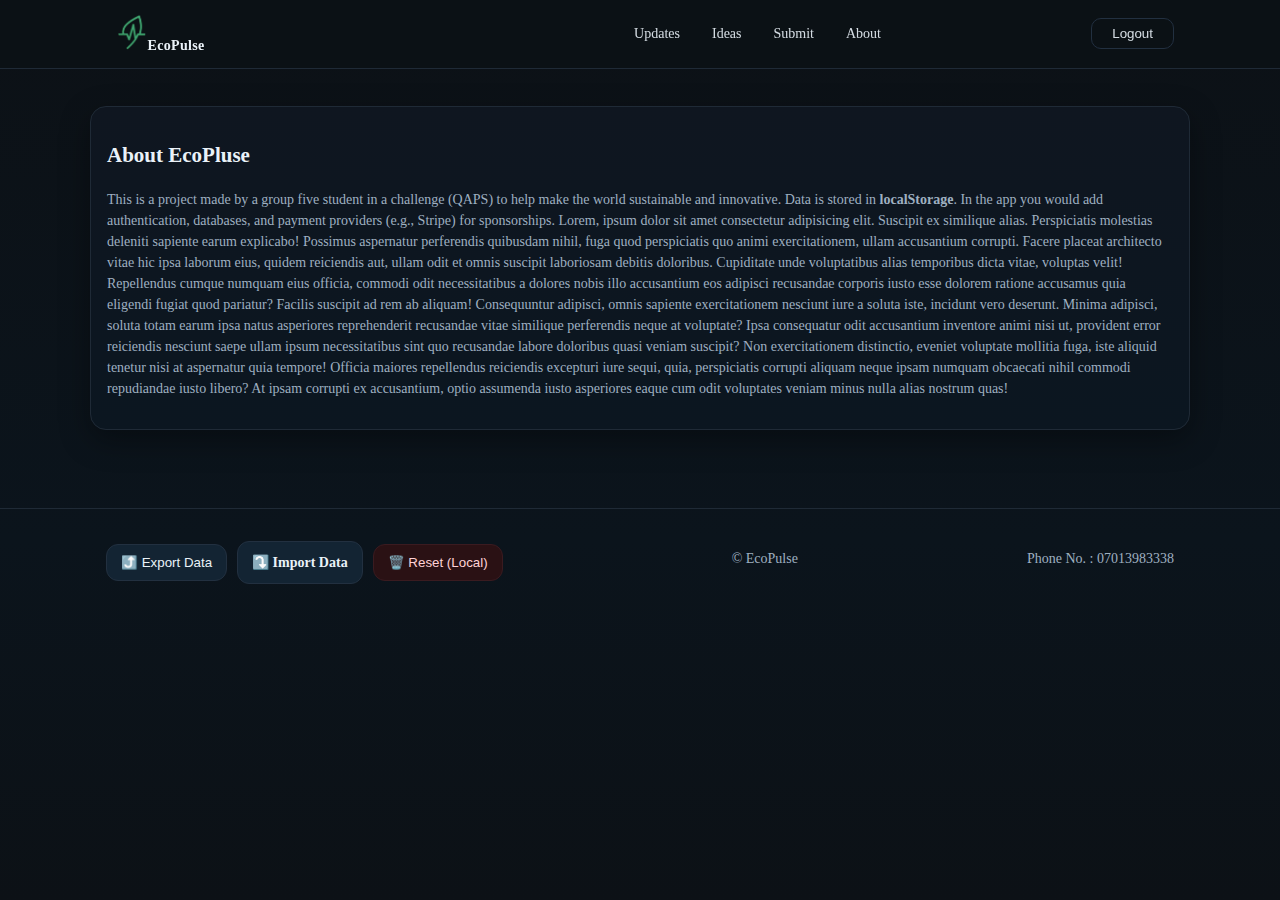
<file: About.html>
<!DOCTYPE html>
<html lang="en">
<head>
  <meta charset="utf-8" />
  <meta name="viewport" content="width=device-width, initial-scale=1" />
  <title>EcoPulse – Sustainability • Green Energy • Water</title>
  <meta name="description" content="A frontend-only community for sustainability, green energy, and water conservation. Post ideas, comment, and sponsor — all saved in your browser.">
  <link rel="stylesheet" href="mainstyle.css">
</head>
<body>
  <!-- ===== Topbar ===== -->
  <header class="topbar">
    <div class="container">
      <div class="brand"><span class="log3" aria-hidden="true"></span><span><img src="EcoPulse Logo Design.png" style="width: 10%;">EcoPulse</span></div>
      <nav class="nav" aria-label="Primary">
        <a href="indexB.html">Updates</a>
        <a href="ideas.html">Ideas</a>
        <a href="submit.html">Submit</a>
        <a href="about.html">About</a>
      </nav>
      <nav class="nav">
        <button onclick="logout()" class="logout-btn theme-toggle" style="background-color: transparent; color: white;"><a href="index.html" style="background-color: transparent;">Logout</a></button>
      </nav>
        
    </div>
  </header>

  <main>
    <!-- ===== About ===== -->
    <section id="about">
      <div class="container card pad">
        <h2>About EcoPluse</h2>
        <p class="muted">This is a project made by a group five student in a challenge (QAPS) to help make the world sustainable and innovative. Data is stored in <strong>localStorage</strong>. In the app you would add authentication, databases, and payment providers (e.g., Stripe) for sponsorships. 
          Lorem, ipsum dolor sit amet consectetur adipisicing elit. Suscipit ex similique alias. Perspiciatis molestias deleniti sapiente earum explicabo! Possimus aspernatur perferendis quibusdam nihil, fuga quod perspiciatis quo animi exercitationem, ullam accusantium corrupti. Facere placeat architecto vitae hic ipsa laborum eius, quidem reiciendis aut, ullam odit et omnis suscipit laboriosam debitis doloribus. Cupiditate unde voluptatibus alias temporibus dicta vitae, voluptas velit! Repellendus cumque numquam eius officia, commodi odit necessitatibus a dolores nobis illo accusantium eos adipisci recusandae corporis iusto esse dolorem ratione accusamus quia eligendi fugiat quod pariatur? Facilis suscipit ad rem ab aliquam! Consequuntur adipisci, omnis sapiente exercitationem nesciunt iure a soluta iste, incidunt vero deserunt. Minima adipisci, soluta totam earum ipsa natus asperiores reprehenderit recusandae vitae similique perferendis neque at voluptate? Ipsa consequatur odit accusantium inventore animi nisi ut, provident error reiciendis nesciunt saepe ullam ipsum necessitatibus sint quo recusandae labore doloribus quasi veniam suscipit? Non exercitationem distinctio, eveniet voluptate mollitia fuga, iste aliquid tenetur nisi at aspernatur quia tempore! Officia maiores repellendus reiciendis excepturi iure sequi, quia, perspiciatis corrupti aliquam neque ipsam numquam obcaecati nihil commodi repudiandae iusto libero? At ipsam corrupti ex accusantium, optio assumenda iusto asperiores eaque cum odit voluptates veniam minus nulla alias nostrum quas!</p>
      </div>
    </section>
  </main>

  <footer  style="margin-top: 50px;">
    <div class="container row" style="justify-content:space-between">
      <div class="row" style="margin-top:8px">
        <button id="exportBtn" class="btn">⤴️ Export Data</button>
        <label class="btn" aria-label="Import JSON">
          ⤵️ Import Data
          <input type="file" id="importFile" accept="application/json" hidden>
        </label>
        <button id="resetBtn" class="btn danger">🗑️ Reset (Local)</button>
      </div>
      <span>© <span id="year"></span> EcoPulse</span>
      <span class="muted">Phone No. : 07013983338</span>
    </div>
  </footer>

  <!-- ===== Idea Modal ===== -->
  <dialog id="ideaDialog">
    <div class="modal">
      <div class="hd">
        <strong id="dlgTitle">Idea</strong>
        <button class="btn" id="dlgClose">✖</button>
      </div>
      <div class="bd stack" id="dlgBody"></div>
    </div>
  </dialog>

  <script src="mainscript.js"></script>
</body>
</html>
</file>
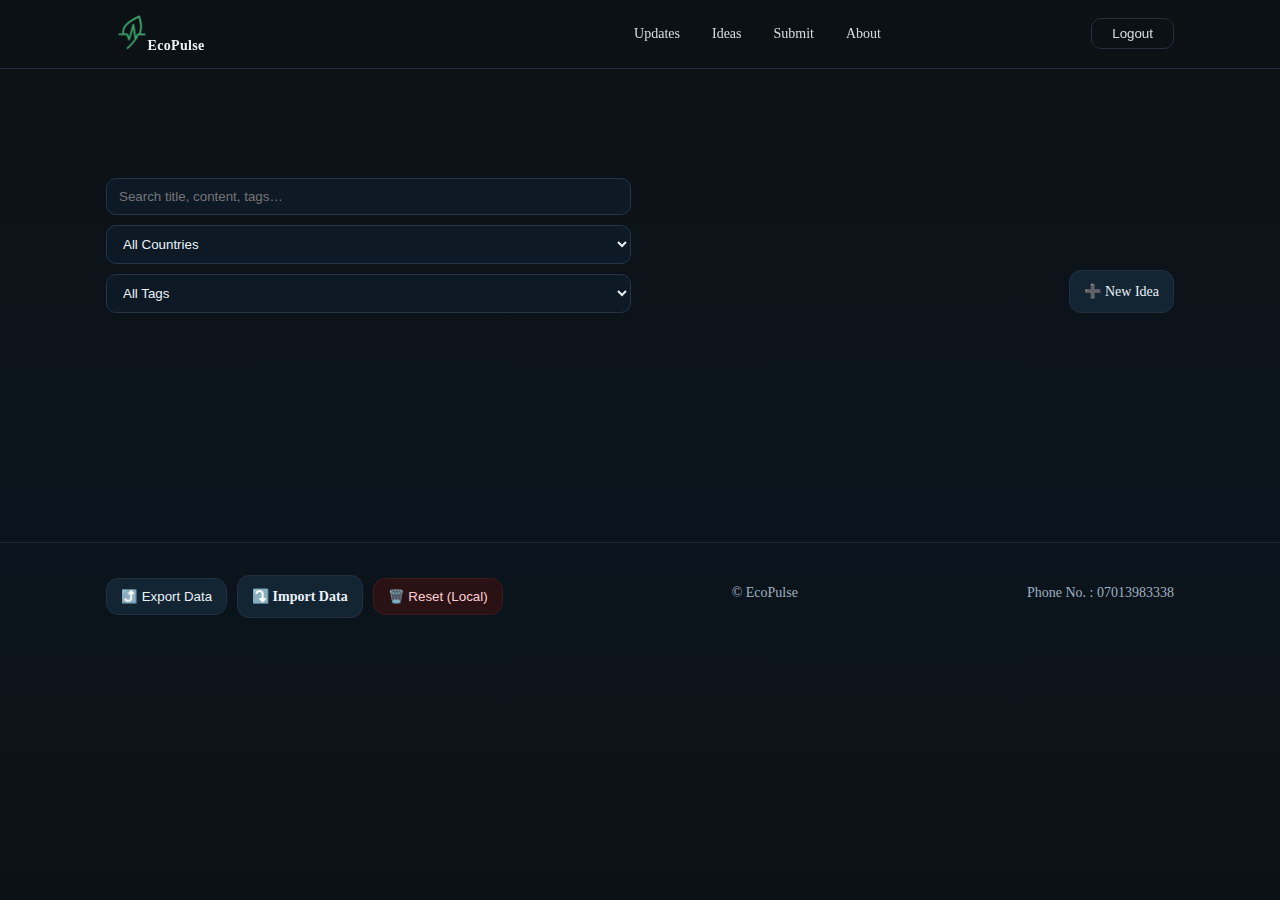
<file: ideas.html>
<!DOCTYPE html>
<html lang="en">
<head>
  <meta charset="utf-8" />
  <meta name="viewport" content="width=device-width, initial-scale=1" />
  <title>EcoPulse – Sustainability • Green Energy • Water</title>
  <meta name="description" content="A frontend-only community for sustainability, green energy, and water conservation. Post ideas, comment, and sponsor — all saved in your browser.">
  <link rel="stylesheet" href="mainstyle.css">
</head>
<body>
  <!-- ===== Topbar ===== -->
  <header class="topbar">
    <div class="container">
      <div class="brand"><span class="log3" aria-hidden="true"></span><span><img src="EcoPulse Logo Design.png" style="width: 10%;">EcoPulse</span></div>
      <nav class="nav" aria-label="Primary">
        <a href="indexB.html">Updates</a>
        <a href="ideas.html">Ideas</a>
        <a href="submit.html">Submit</a>
        <a href="about.html">About</a>
      </nav>
      <nav class="nav">
        <button onclick="logout()" class="logout-btn theme-toggle" style="background-color: transparent; color: white;"><a href="index.html" style="background-color: transparent;">Logout</a></button>
      </nav>
        
    </div>
  </header>

  <main>
    
    <!-- ===== Ideas & Filters ===== -->
    <section id="ideas">
      <div class="container stack">
        <div class="row" style="justify-content:space-between;align-items:end">
          <div class="stack" style="gap:6px">
            <h2 class="fade">💡 Explore Ideas</h2>
            <div class="row">
              <input id="search" type="search" placeholder="Search title, content, tags…" style="min-width:260px">
              <select id="countryFilter" aria-label="Country filter">
                <option value="">All Countries</option>
                <option>Nigeria</option>
                <option>Kenya</option>
                <option>Ghana</option>
                <option>India</option>
                <option>USA</option>
                <option>Canada</option>
                <option>Spain</option>
                <option>Mexico</option>
              </select>
              <select id="tagFilter" aria-label="Tag filter">
                <option value="">All Tags</option>
                <option value="water">water</option>
                <option value="energy">energy</option>
                <option value="sustainability">sustainability</option>
                <option value="air">air</option>
                <option value="health">health</option>
                <option value="education">education</option>
                <option value="community">community</option>
              </select>
            </div>
          </div>
          <a class="btn" href="#submit">➕ New Idea</a>
        </div>

        <div id="ideaList" class="grid cols-3"></div>
        <div id="emptyState" class="muted" style="display:none">No ideas match your filters.</div>
      </div>
    </section>

    
  </main>

  <footer style="margin-top: 185px;">
    <div class="container row" style="justify-content:space-between">
      <div class="row" style="margin-top:8px">
        <button id="exportBtn" class="btn">⤴️ Export Data</button>
        <label class="btn" aria-label="Import JSON">
          ⤵️ Import Data
          <input type="file" id="importFile" accept="application/json" hidden>
        </label>
        <button id="resetBtn" class="btn danger">🗑️ Reset (Local)</button>
      </div>
      <span>© <span id="year"></span> EcoPulse</span>
      <span class="muted">Phone No. : 07013983338</span>
    </div>
  </footer>

  <!-- ===== Idea Modal ===== -->
  <dialog id="ideaDialog">
    <div class="modal">
      <div class="hd">
        <strong id="dlgTitle">Idea</strong>
        <button class="btn" id="dlgClose">✖</button>
      </div>
      <div class="bd stack" id="dlgBody"></div>
    </div>
  </dialog>

  <script src="mainscript.js"></script>
</body>
</html>
</file>
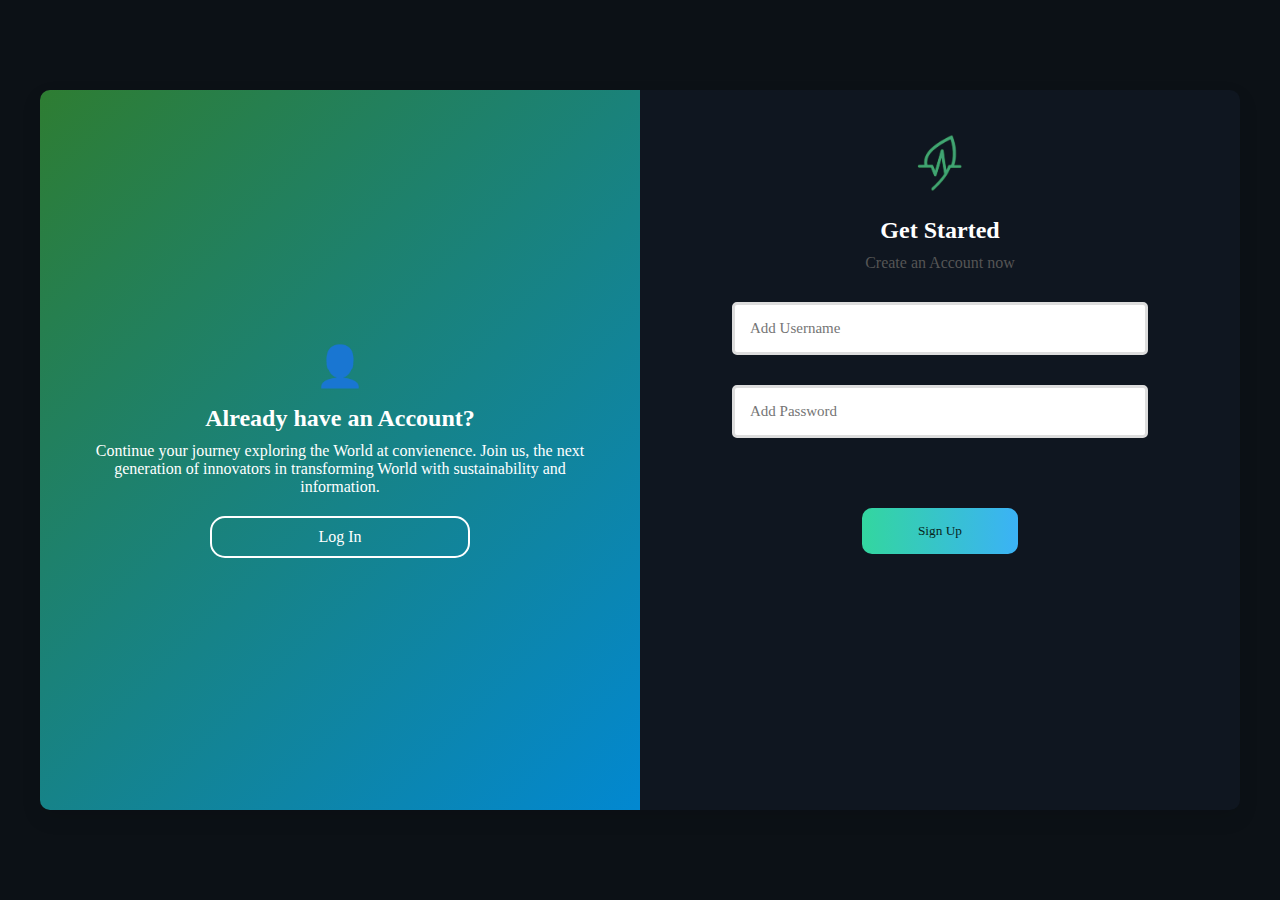
<file: signup.html>
<!DOCTYPE html>
<html lang="en">
<head>
  <meta charset="UTF-8">
  <title>Login - SustainHub</title>
  <link rel="stylesheet" href="style.css">
  <style>
    /* === CSS embedded === */
    * { margin: 0; padding: 0; box-sizing: border-box; font-family: Georgia, 'Times New Roman', Times, serif;}
    body {
      font-family: Georgia, 'Times New Roman', Times, serif;
      background: #0c1116;
      display: flex;
      color: #ffffff;
      justify-content: center;
      align-items: center;
      height: 100vh;
    }
    .login-container {
      width: 1200px;
      height: 80vh;
      max-width: 100%;
      box-shadow: 0 8px 20px rgba(0,0,0,0.1);
      border-radius: 10px;
      overflow: hidden;
      display: flex;
    }
    .login-box {
      display: flex;
      width: 100%;
    }
    .login-left, .login-right {
      flex: 1;
      padding: 40px;
    }
    /* Left (form) */
    .login-left {
      background: #0f1620;
    }
    .login-left h2 { margin-bottom: 10px; }
    .login-left p { color: #555; margin-bottom: 20px; }
    .icon {
      font-size: 40px;
      color: #2e7d32;
      margin-bottom: 15px;
    }
    .input-group { margin: 30px 0; text-align: center;}
    .input-group input {
      width: 80%;
      padding: 15px;
      font-size: 15px;
      border: 3px solid #ddd;
      border-radius: 5px;
    }
    .btn {
      width: 30%;
      padding: 15px;
      color: #fff;
      border: none;
      border-radius: 10px;
      position: center;
      cursor: pointer;
      margin-top: 40px;
      transition: 0.5s;
      border-color: transparent;
      background: linear-gradient(90deg, #33d69f, #3bb2f6);
      color: #08251c;
    }
    .btn:hover { background: linear-gradient(90deg, #3bb2f6, #33d69f); color: #ffffff;}
    .forgot {
      display: block;
      text-align: center;
      margin-top: 30px;
      color: #3bb2f6;
      text-decoration: none;
    }
    /* Right (sign up prompt) */
    .login-right {
      background: linear-gradient(135deg, #2e7d32, #0288d1);
      color: white;
      text-align: center;
      display: flex;
      flex-direction: column;
      justify-content: center;
      align-items: center;
    }
    .login-right h2 { margin-bottom: 10px; }
    .login-right p { margin-bottom: 20px; }
    .user-icon {
      font-size: 40px;
      margin-bottom: 15px;
    }
    .btn-outline {
      padding: 10px 20px;
      border: 2px solid white;
      border-radius: 15px;
      color: white;
      width: 50%;
      text-decoration: none;
      transition: 0.5s;
    }
    .btn-outline:hover {
      background: #0f1620;
      border: 2px solid black;
    }
  </style>
</head>
<body>
  <div class="login-container">
    <div class="login-box">
      <!-- Right: Sign Up Prompt -->
      <div class="login-right">
        <div class="user-icon">👤</div>
        <h2>Already have an Account?</h2>
        <p>Continue your journey exploring the World at convienence. Join us, the next generation of innovators in transforming World with sustainability and information.</p>
        <a href="index.html" class="btn-outline">Log In</a>
      </div>
      <!-- Left: Login Form -->
      <div class="login-left" style="justify-content: center; align-items: center; text-align: center;">
        <div class="icon"><img src="EcoPulse Logo Design.png" style="width: 10%;"></div>
        <h2>Get Started</h2>
        <p>Create an Account now</p>
        <form id="signupForm" style="align-items: center; justify-content: center;">
          <div class="input-group">
            <input type="name" id="signupUsername" placeholder="Add Username" required>
          </div>
          <div class="input-group">
            <input type="password" id="signupPassword" placeholder="Add Password" required>
          </div>
          <div><button type="submit" class="btn">Sign Up</button></div>
        </form>
      </div>
      
    </div>
  </div>
  <script src="script.js"></script>
  <!-- <script>
    // === JS embedded ===
    const loginForm = document.getElementById("loginForm");
    if (loginForm) {
      loginForm.addEventListener("submit", (e) => {
        e.preventDefault();
        const email = document.getElementById("loginEmail").value;
        const password = document.getElementById("loginPassword").value;

        const user = JSON.parse(localStorage.getItem("sustainhubUser"));

        if (user && email === user.email && password === user.password) {
          localStorage.setItem("loggedIn", "true");
          alert("Login successful!");
          window.location.href = "index.html"; // redirect to main site
        } else {
          alert("Invalid email or password!");
        }
      });
    }
  </script> -->
</body>
</html>
</file>
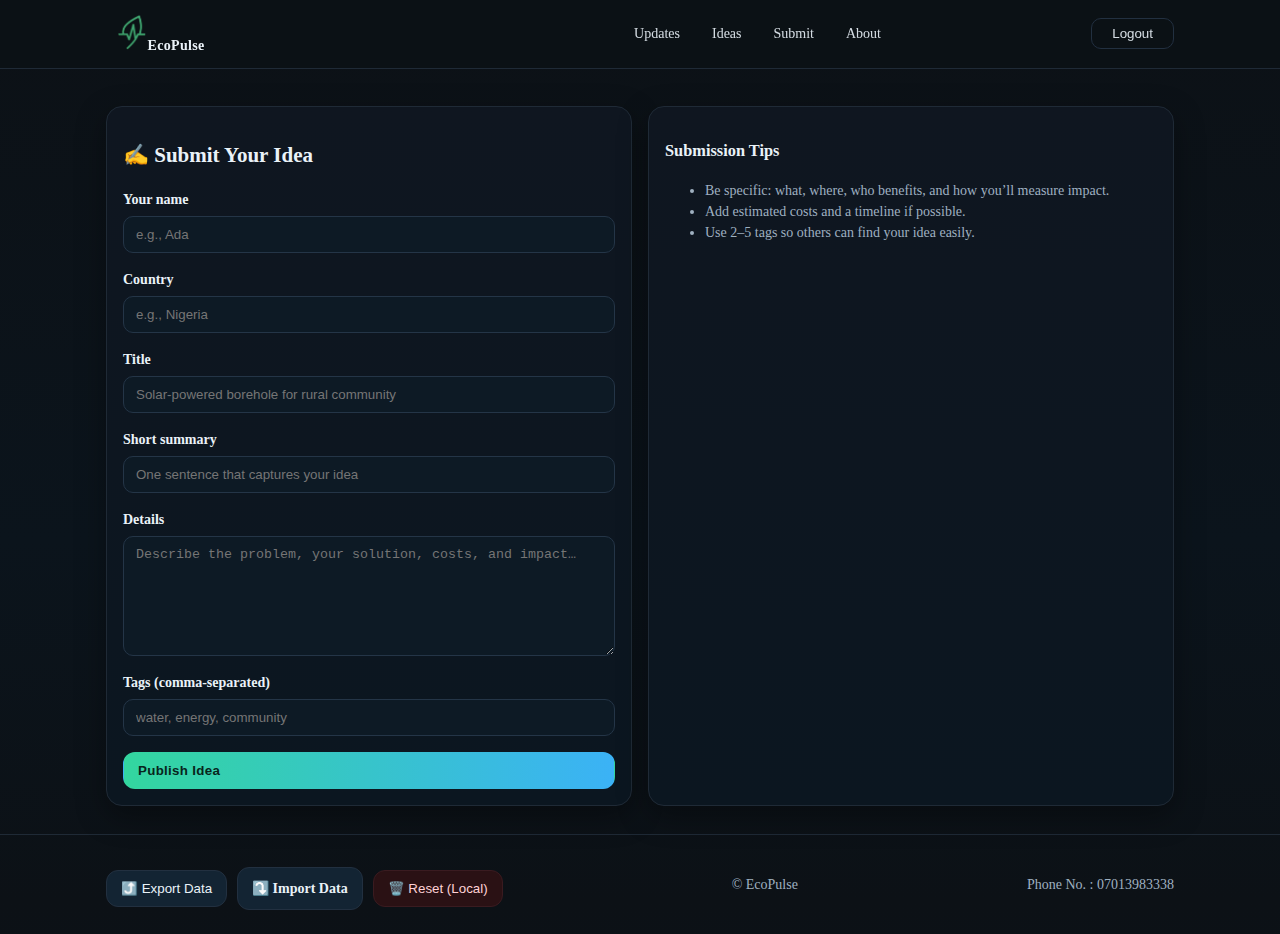
<file: submit.html>
<!DOCTYPE html>
<html lang="en">
<head>
  <meta charset="utf-8" />
  <meta name="viewport" content="width=device-width, initial-scale=1" />
  <title>EcoPulse – Sustainability • Green Energy • Water</title>
  <meta name="description" content="A frontend-only community for sustainability, green energy, and water conservation. Post ideas, comment, and sponsor — all saved in your browser.">
  <link rel="stylesheet" href="mainstyle.css">
</head>
<body>
  <!-- ===== Topbar ===== -->
  <header class="topbar">
    <div class="container">
      <div class="brand"><span class="log3" aria-hidden="true"></span><span><img src="EcoPulse Logo Design.png" style="width: 10%;">EcoPulse</span></div>
      <nav class="nav" aria-label="Primary">
        <a href="indexB.html">Updates</a>
        <a href="ideas.html">Ideas</a>
        <a href="submit.html">Submit</a>
        <a href="about.html">About</a>
      </nav>
      <nav class="nav">
        <button onclick="logout()" class="logout-btn theme-toggle" style="background-color: transparent; color: white;"><a href="index.html" style="background-color: transparent;">Logout</a></button>
      </nav>
        
    </div>
  </header>

  <main>
    </section>

    <!-- ===== Submit Idea ===== -->
    <section id="submit">
      <div class="container grid cols-2">
        <div class="card pad">
          <h2>✍️ Submit Your Idea</h2>
          <form id="ideaForm" class="stack">
            <div class="field">
              <label for="author">Your name</label>
              <input id="author" type="text" placeholder="e.g., Ada" required>
            </div>
            <div class="field">
              <label for="country">Country</label>
              <input id="country" type="text" list="countries" placeholder="e.g., Nigeria">
              <datalist id="countries">
                <option>Nigeria</option><option>Kenya</option><option>Ghana</option><option>India</option><option>USA</option><option>Canada</option><option>Spain</option><option>Mexico</option>
              </datalist>
            </div>
            <div class="field">
              <label for="title">Title</label>
              <input id="title" type="text" placeholder="Solar-powered borehole for rural community" required>
            </div>
            <div class="field">
              <label for="summary">Short summary</label>
              <input id="summary" type="text" placeholder="One sentence that captures your idea" required>
            </div>
            <div class="field">
              <label for="content">Details</label>
              <textarea id="content" placeholder="Describe the problem, your solution, costs, and impact…" required></textarea>
            </div>
            <div class="field">
              <label for="tags">Tags (comma-separated)</label>
              <input id="tags" type="text" placeholder="water, energy, community">
            </div>
            <button class="btn brand" type="submit">Publish Idea</button>
          </form>
        </div>
        <div class="card pad">
          <h3>Submission Tips</h3>
          <ul class="muted">
            <li>Be specific: what, where, who benefits, and how you’ll measure impact.</li>
            <li>Add estimated costs and a timeline if possible.</li>
            <li>Use 2–5 tags so others can find your idea easily.</li>
          </ul>
        </div>
      </div>
    </section>
  </main>

  <footer>
    <div class="container row" style="justify-content:space-between">
      <div class="row" style="margin-top:8px">
        <button id="exportBtn" class="btn">⤴️ Export Data</button>
        <label class="btn" aria-label="Import JSON">
          ⤵️ Import Data
          <input type="file" id="importFile" accept="application/json" hidden>
        </label>
        <button id="resetBtn" class="btn danger">🗑️ Reset (Local)</button>
      </div>
      <span>© <span id="year"></span> EcoPulse</span>
      <span class="muted">Phone No. : 07013983338</span>
    </div>
  </footer>

  <!-- ===== Idea Modal ===== -->
  <dialog id="ideaDialog">
    <div class="modal">
      <div class="hd">
        <strong id="dlgTitle">Idea</strong>
        <button class="btn" id="dlgClose">✖</button>
      </div>
      <div class="bd stack" id="dlgBody"></div>
    </div>
  </dialog>

  <script src="mainscript.js"></script>
</body>
</html>
</file>
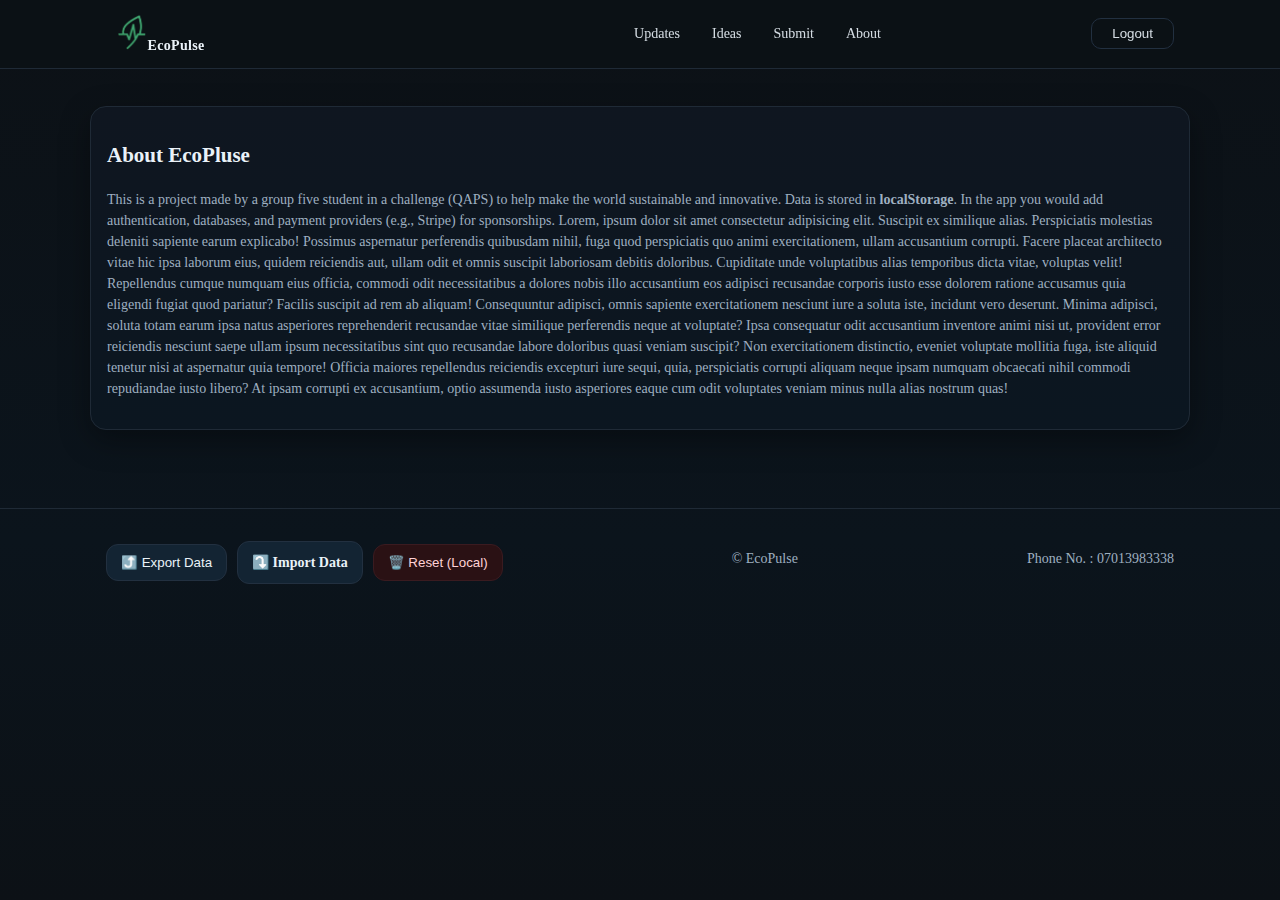
<file: qaps/About.html>
<!DOCTYPE html>
<html lang="en">
<head>
  <meta charset="utf-8" />
  <meta name="viewport" content="width=device-width, initial-scale=1" />
  <title>EcoPulse – Sustainability • Green Energy • Water</title>
  <meta name="description" content="A frontend-only community for sustainability, green energy, and water conservation. Post ideas, comment, and sponsor — all saved in your browser.">
  <link rel="stylesheet" href="mainstyle.css">
</head>
<body>
  <!-- ===== Topbar ===== -->
  <header class="topbar">
    <div class="container">
      <div class="brand"><span class="log3" aria-hidden="true"></span><span><img src="EcoPulse Logo Design.png" style="width: 10%;">EcoPulse</span></div>
      <nav class="nav" aria-label="Primary">
        <a href="indexB.html">Updates</a>
        <a href="ideas.html">Ideas</a>
        <a href="submit.html">Submit</a>
        <a href="about.html">About</a>
      </nav>
      <nav class="nav">
        <button onclick="logout()" class="logout-btn theme-toggle" style="background-color: transparent; color: white;"><a href="index.html" style="background-color: transparent;">Logout</a></button>
      </nav>
        
    </div>
  </header>

  <main>
    <!-- ===== About ===== -->
    <section id="about">
      <div class="container card pad">
        <h2>About EcoPluse</h2>
        <p class="muted">This is a project made by a group five student in a challenge (QAPS) to help make the world sustainable and innovative. Data is stored in <strong>localStorage</strong>. In the app you would add authentication, databases, and payment providers (e.g., Stripe) for sponsorships. 
          Lorem, ipsum dolor sit amet consectetur adipisicing elit. Suscipit ex similique alias. Perspiciatis molestias deleniti sapiente earum explicabo! Possimus aspernatur perferendis quibusdam nihil, fuga quod perspiciatis quo animi exercitationem, ullam accusantium corrupti. Facere placeat architecto vitae hic ipsa laborum eius, quidem reiciendis aut, ullam odit et omnis suscipit laboriosam debitis doloribus. Cupiditate unde voluptatibus alias temporibus dicta vitae, voluptas velit! Repellendus cumque numquam eius officia, commodi odit necessitatibus a dolores nobis illo accusantium eos adipisci recusandae corporis iusto esse dolorem ratione accusamus quia eligendi fugiat quod pariatur? Facilis suscipit ad rem ab aliquam! Consequuntur adipisci, omnis sapiente exercitationem nesciunt iure a soluta iste, incidunt vero deserunt. Minima adipisci, soluta totam earum ipsa natus asperiores reprehenderit recusandae vitae similique perferendis neque at voluptate? Ipsa consequatur odit accusantium inventore animi nisi ut, provident error reiciendis nesciunt saepe ullam ipsum necessitatibus sint quo recusandae labore doloribus quasi veniam suscipit? Non exercitationem distinctio, eveniet voluptate mollitia fuga, iste aliquid tenetur nisi at aspernatur quia tempore! Officia maiores repellendus reiciendis excepturi iure sequi, quia, perspiciatis corrupti aliquam neque ipsam numquam obcaecati nihil commodi repudiandae iusto libero? At ipsam corrupti ex accusantium, optio assumenda iusto asperiores eaque cum odit voluptates veniam minus nulla alias nostrum quas!</p>
      </div>
    </section>
  </main>

  <footer  style="margin-top: 50px;">
    <div class="container row" style="justify-content:space-between">
      <div class="row" style="margin-top:8px">
        <button id="exportBtn" class="btn">⤴️ Export Data</button>
        <label class="btn" aria-label="Import JSON">
          ⤵️ Import Data
          <input type="file" id="importFile" accept="application/json" hidden>
        </label>
        <button id="resetBtn" class="btn danger">🗑️ Reset (Local)</button>
      </div>
      <span>© <span id="year"></span> EcoPulse</span>
      <span class="muted">Phone No. : 07013983338</span>
    </div>
  </footer>

  <!-- ===== Idea Modal ===== -->
  <dialog id="ideaDialog">
    <div class="modal">
      <div class="hd">
        <strong id="dlgTitle">Idea</strong>
        <button class="btn" id="dlgClose">✖</button>
      </div>
      <div class="bd stack" id="dlgBody"></div>
    </div>
  </dialog>

  <script src="mainscript.js"></script>
</body>
</html>
</file>
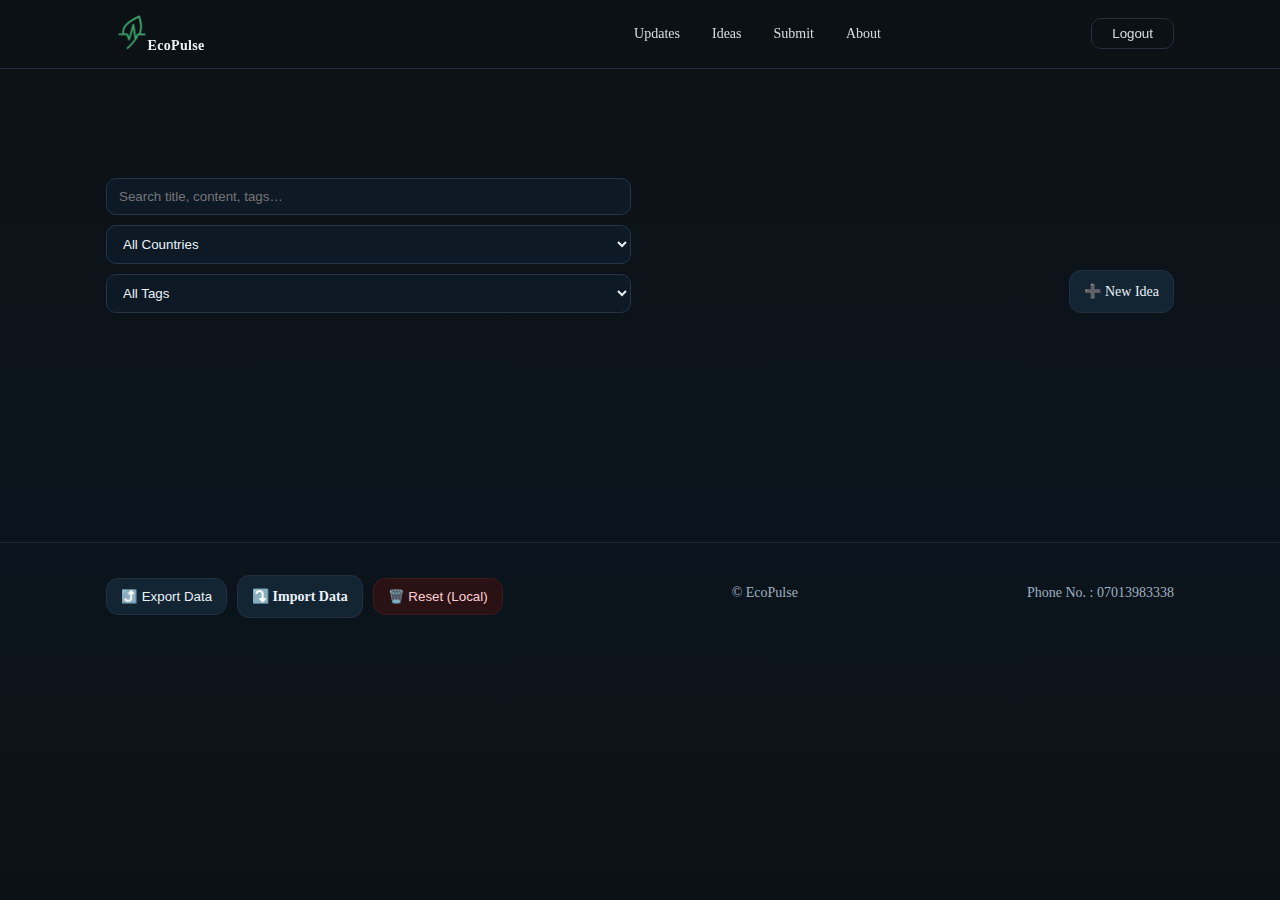
<file: qaps/ideas.html>
<!DOCTYPE html>
<html lang="en">
<head>
  <meta charset="utf-8" />
  <meta name="viewport" content="width=device-width, initial-scale=1" />
  <title>EcoPulse – Sustainability • Green Energy • Water</title>
  <meta name="description" content="A frontend-only community for sustainability, green energy, and water conservation. Post ideas, comment, and sponsor — all saved in your browser.">
  <link rel="stylesheet" href="mainstyle.css">
</head>
<body>
  <!-- ===== Topbar ===== -->
  <header class="topbar">
    <div class="container">
      <div class="brand"><span class="log3" aria-hidden="true"></span><span><img src="EcoPulse Logo Design.png" style="width: 10%;">EcoPulse</span></div>
      <nav class="nav" aria-label="Primary">
        <a href="indexB.html">Updates</a>
        <a href="ideas.html">Ideas</a>
        <a href="submit.html">Submit</a>
        <a href="about.html">About</a>
      </nav>
      <nav class="nav">
        <button onclick="logout()" class="logout-btn theme-toggle" style="background-color: transparent; color: white;"><a href="index.html" style="background-color: transparent;">Logout</a></button>
      </nav>
        
    </div>
  </header>

  <main>
    
    <!-- ===== Ideas & Filters ===== -->
    <section id="ideas">
      <div class="container stack">
        <div class="row" style="justify-content:space-between;align-items:end">
          <div class="stack" style="gap:6px">
            <h2 class="fade">💡 Explore Ideas</h2>
            <div class="row">
              <input id="search" type="search" placeholder="Search title, content, tags…" style="min-width:260px">
              <select id="countryFilter" aria-label="Country filter">
                <option value="">All Countries</option>
                <option>Nigeria</option>
                <option>Kenya</option>
                <option>Ghana</option>
                <option>India</option>
                <option>USA</option>
                <option>Canada</option>
                <option>Spain</option>
                <option>Mexico</option>
              </select>
              <select id="tagFilter" aria-label="Tag filter">
                <option value="">All Tags</option>
                <option value="water">water</option>
                <option value="energy">energy</option>
                <option value="sustainability">sustainability</option>
                <option value="air">air</option>
                <option value="health">health</option>
                <option value="education">education</option>
                <option value="community">community</option>
              </select>
            </div>
          </div>
          <a class="btn" href="#submit">➕ New Idea</a>
        </div>

        <div id="ideaList" class="grid cols-3"></div>
        <div id="emptyState" class="muted" style="display:none">No ideas match your filters.</div>
      </div>
    </section>

    
  </main>

  <footer style="margin-top: 185px;">
    <div class="container row" style="justify-content:space-between">
      <div class="row" style="margin-top:8px">
        <button id="exportBtn" class="btn">⤴️ Export Data</button>
        <label class="btn" aria-label="Import JSON">
          ⤵️ Import Data
          <input type="file" id="importFile" accept="application/json" hidden>
        </label>
        <button id="resetBtn" class="btn danger">🗑️ Reset (Local)</button>
      </div>
      <span>© <span id="year"></span> EcoPulse</span>
      <span class="muted">Phone No. : 07013983338</span>
    </div>
  </footer>

  <!-- ===== Idea Modal ===== -->
  <dialog id="ideaDialog">
    <div class="modal">
      <div class="hd">
        <strong id="dlgTitle">Idea</strong>
        <button class="btn" id="dlgClose">✖</button>
      </div>
      <div class="bd stack" id="dlgBody"></div>
    </div>
  </dialog>

  <script src="mainscript.js"></script>
</body>
</html>
</file>
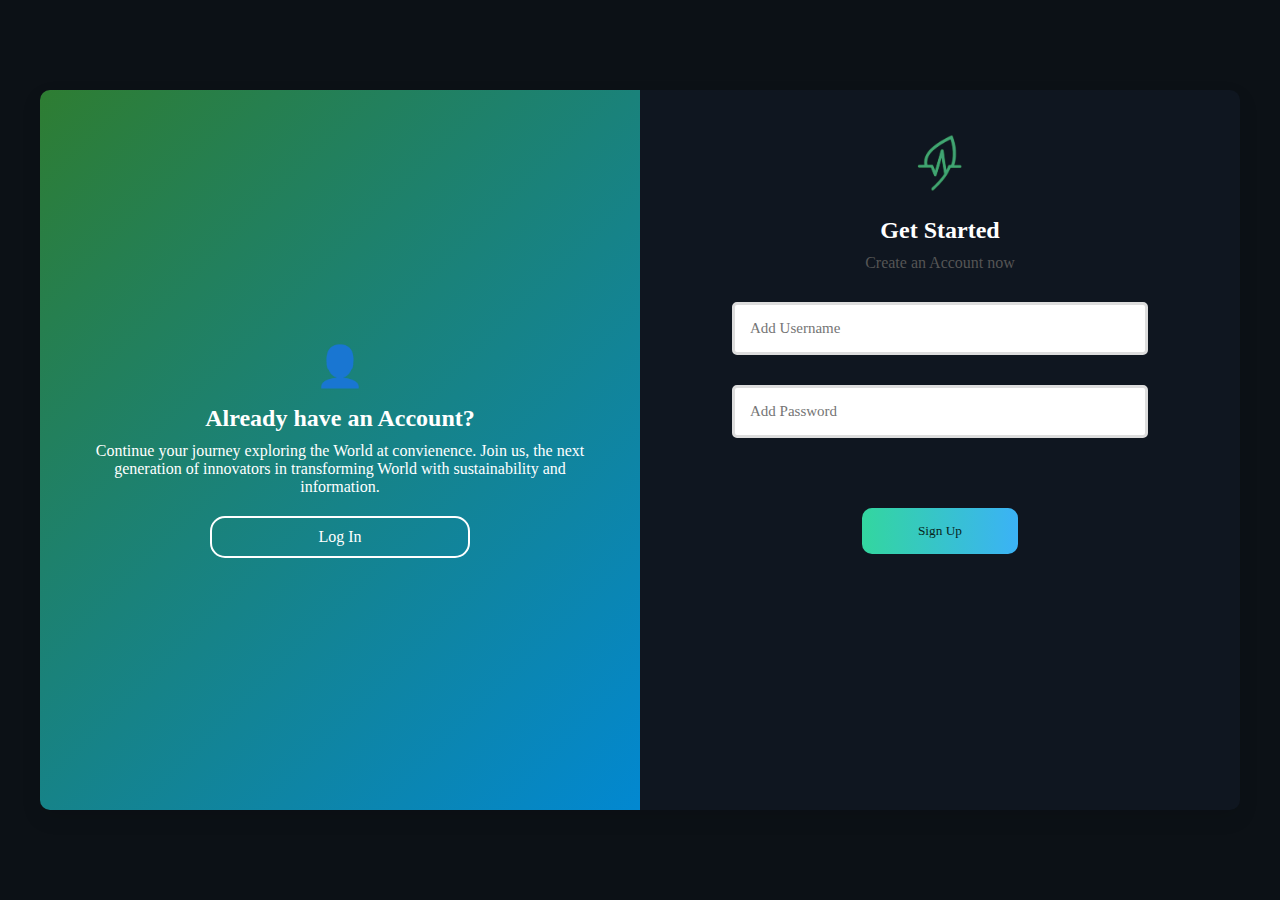
<file: qaps/signup.html>
<!DOCTYPE html>
<html lang="en">
<head>
  <meta charset="UTF-8">
  <title>Login - SustainHub</title>
  <link rel="stylesheet" href="style.css">
  <style>
    /* === CSS embedded === */
    * { margin: 0; padding: 0; box-sizing: border-box; font-family: Georgia, 'Times New Roman', Times, serif;}
    body {
      font-family: Georgia, 'Times New Roman', Times, serif;
      background: #0c1116;
      display: flex;
      color: #ffffff;
      justify-content: center;
      align-items: center;
      height: 100vh;
    }
    .login-container {
      width: 1200px;
      height: 80vh;
      max-width: 100%;
      box-shadow: 0 8px 20px rgba(0,0,0,0.1);
      border-radius: 10px;
      overflow: hidden;
      display: flex;
    }
    .login-box {
      display: flex;
      width: 100%;
    }
    .login-left, .login-right {
      flex: 1;
      padding: 40px;
    }
    /* Left (form) */
    .login-left {
      background: #0f1620;
    }
    .login-left h2 { margin-bottom: 10px; }
    .login-left p { color: #555; margin-bottom: 20px; }
    .icon {
      font-size: 40px;
      color: #2e7d32;
      margin-bottom: 15px;
    }
    .input-group { margin: 30px 0; text-align: center;}
    .input-group input {
      width: 80%;
      padding: 15px;
      font-size: 15px;
      border: 3px solid #ddd;
      border-radius: 5px;
    }
    .btn {
      width: 30%;
      padding: 15px;
      color: #fff;
      border: none;
      border-radius: 10px;
      position: center;
      cursor: pointer;
      margin-top: 40px;
      transition: 0.5s;
      border-color: transparent;
      background: linear-gradient(90deg, #33d69f, #3bb2f6);
      color: #08251c;
    }
    .btn:hover { background: linear-gradient(90deg, #3bb2f6, #33d69f); color: #ffffff;}
    .forgot {
      display: block;
      text-align: center;
      margin-top: 30px;
      color: #3bb2f6;
      text-decoration: none;
    }
    /* Right (sign up prompt) */
    .login-right {
      background: linear-gradient(135deg, #2e7d32, #0288d1);
      color: white;
      text-align: center;
      display: flex;
      flex-direction: column;
      justify-content: center;
      align-items: center;
    }
    .login-right h2 { margin-bottom: 10px; }
    .login-right p { margin-bottom: 20px; }
    .user-icon {
      font-size: 40px;
      margin-bottom: 15px;
    }
    .btn-outline {
      padding: 10px 20px;
      border: 2px solid white;
      border-radius: 15px;
      color: white;
      width: 50%;
      text-decoration: none;
      transition: 0.5s;
    }
    .btn-outline:hover {
      background: #0f1620;
      border: 2px solid black;
    }
  </style>
</head>
<body>
  <div class="login-container">
    <div class="login-box">
      <!-- Right: Sign Up Prompt -->
      <div class="login-right">
        <div class="user-icon">👤</div>
        <h2>Already have an Account?</h2>
        <p>Continue your journey exploring the World at convienence. Join us, the next generation of innovators in transforming World with sustainability and information.</p>
        <a href="index.html" class="btn-outline">Log In</a>
      </div>
      <!-- Left: Login Form -->
      <div class="login-left" style="justify-content: center; align-items: center; text-align: center;">
        <div class="icon"><img src="EcoPulse Logo Design.png" style="width: 10%;"></div>
        <h2>Get Started</h2>
        <p>Create an Account now</p>
        <form id="signupForm" style="align-items: center; justify-content: center;">
          <div class="input-group">
            <input type="name" id="signupUsername" placeholder="Add Username" required>
          </div>
          <div class="input-group">
            <input type="password" id="signupPassword" placeholder="Add Password" required>
          </div>
          <div><button type="submit" class="btn">Sign Up</button></div>
        </form>
      </div>
      
    </div>
  </div>
  <script src="script.js"></script>
  <!-- <script>
    // === JS embedded ===
    const loginForm = document.getElementById("loginForm");
    if (loginForm) {
      loginForm.addEventListener("submit", (e) => {
        e.preventDefault();
        const email = document.getElementById("loginEmail").value;
        const password = document.getElementById("loginPassword").value;

        const user = JSON.parse(localStorage.getItem("sustainhubUser"));

        if (user && email === user.email && password === user.password) {
          localStorage.setItem("loggedIn", "true");
          alert("Login successful!");
          window.location.href = "index.html"; // redirect to main site
        } else {
          alert("Invalid email or password!");
        }
      });
    }
  </script> -->
</body>
</html>
</file>
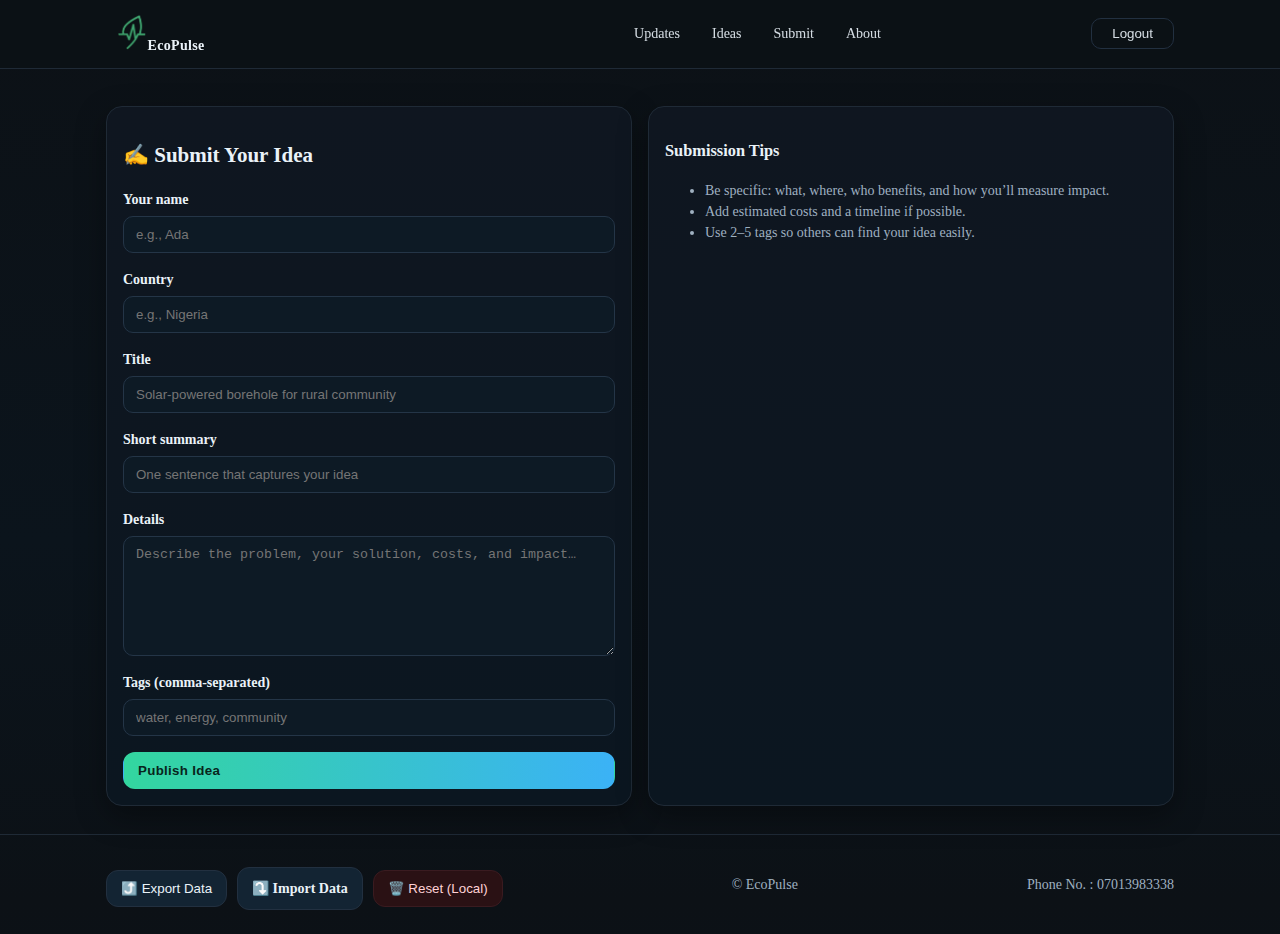
<file: qaps/submit.html>
<!DOCTYPE html>
<html lang="en">
<head>
  <meta charset="utf-8" />
  <meta name="viewport" content="width=device-width, initial-scale=1" />
  <title>EcoPulse – Sustainability • Green Energy • Water</title>
  <meta name="description" content="A frontend-only community for sustainability, green energy, and water conservation. Post ideas, comment, and sponsor — all saved in your browser.">
  <link rel="stylesheet" href="mainstyle.css">
</head>
<body>
  <!-- ===== Topbar ===== -->
  <header class="topbar">
    <div class="container">
      <div class="brand"><span class="log3" aria-hidden="true"></span><span><img src="EcoPulse Logo Design.png" style="width: 10%;">EcoPulse</span></div>
      <nav class="nav" aria-label="Primary">
        <a href="indexB.html">Updates</a>
        <a href="ideas.html">Ideas</a>
        <a href="submit.html">Submit</a>
        <a href="about.html">About</a>
      </nav>
      <nav class="nav">
        <button onclick="logout()" class="logout-btn theme-toggle" style="background-color: transparent; color: white;"><a href="index.html" style="background-color: transparent;">Logout</a></button>
      </nav>
        
    </div>
  </header>

  <main>
    </section>

    <!-- ===== Submit Idea ===== -->
    <section id="submit">
      <div class="container grid cols-2">
        <div class="card pad">
          <h2>✍️ Submit Your Idea</h2>
          <form id="ideaForm" class="stack">
            <div class="field">
              <label for="author">Your name</label>
              <input id="author" type="text" placeholder="e.g., Ada" required>
            </div>
            <div class="field">
              <label for="country">Country</label>
              <input id="country" type="text" list="countries" placeholder="e.g., Nigeria">
              <datalist id="countries">
                <option>Nigeria</option><option>Kenya</option><option>Ghana</option><option>India</option><option>USA</option><option>Canada</option><option>Spain</option><option>Mexico</option>
              </datalist>
            </div>
            <div class="field">
              <label for="title">Title</label>
              <input id="title" type="text" placeholder="Solar-powered borehole for rural community" required>
            </div>
            <div class="field">
              <label for="summary">Short summary</label>
              <input id="summary" type="text" placeholder="One sentence that captures your idea" required>
            </div>
            <div class="field">
              <label for="content">Details</label>
              <textarea id="content" placeholder="Describe the problem, your solution, costs, and impact…" required></textarea>
            </div>
            <div class="field">
              <label for="tags">Tags (comma-separated)</label>
              <input id="tags" type="text" placeholder="water, energy, community">
            </div>
            <button class="btn brand" type="submit">Publish Idea</button>
          </form>
        </div>
        <div class="card pad">
          <h3>Submission Tips</h3>
          <ul class="muted">
            <li>Be specific: what, where, who benefits, and how you’ll measure impact.</li>
            <li>Add estimated costs and a timeline if possible.</li>
            <li>Use 2–5 tags so others can find your idea easily.</li>
          </ul>
        </div>
      </div>
    </section>
  </main>

  <footer>
    <div class="container row" style="justify-content:space-between">
      <div class="row" style="margin-top:8px">
        <button id="exportBtn" class="btn">⤴️ Export Data</button>
        <label class="btn" aria-label="Import JSON">
          ⤵️ Import Data
          <input type="file" id="importFile" accept="application/json" hidden>
        </label>
        <button id="resetBtn" class="btn danger">🗑️ Reset (Local)</button>
      </div>
      <span>© <span id="year"></span> EcoPulse</span>
      <span class="muted">Phone No. : 07013983338</span>
    </div>
  </footer>

  <!-- ===== Idea Modal ===== -->
  <dialog id="ideaDialog">
    <div class="modal">
      <div class="hd">
        <strong id="dlgTitle">Idea</strong>
        <button class="btn" id="dlgClose">✖</button>
      </div>
      <div class="bd stack" id="dlgBody"></div>
    </div>
  </dialog>

  <script src="mainscript.js"></script>
</body>
</html>
</file>
<file: mainstyle.css>
:root{
      --bg: #0c1116;        /* dark base */
      --card: #0f1620;      /* card */
      --muted: #9fb0c0;
      --text: #eaf2f8;
      --brand: #33d69f;     /* emerald */
      --brand-2: #3bb2f6;   /* sky */
      --accent: #ffd166;    /* warm */
      --danger: #ff6b6b;
      --ring: rgba(59, 178, 246, .45);
      --shadow: 0 10px 30px rgba(0,0,0,.35);
    }
    [data-theme="light"]{
      --bg: #f7fafc;
      --card: #ffffff;
      --muted: #4b5563;
      --text: #0b1220;
      --ring: rgba(51, 214, 159, .35);
    }
    *{box-sizing:border-box}
    html,body{height:100%}
    body{margin:0;background:linear-gradient(180deg,var(--bg),#0b141c 60%, var(--bg));color:var(--text);font:14px/1.5 Georgia, 'Times New Roman', Times, serif}
    a{color:inherit}

    /* ====== Layout ====== */
    .container{max-width:1100px;margin:0 auto;padding:0 16px}
    .stack{display:grid;gap:16px}

    /* ====== Topbar ====== */
    .topbar{position:fixed;inset:0 0 auto 0;backdrop-filter: blur(10px);background:color-mix(in oklab, var(--bg) 70%, transparent);border-bottom:1px solid #1f2a36;z-index:20}
    .topbar .container{display:flex;align-items:center;gap:12px;padding:12px 16px}
    .brand{display:flex;align-items:center;gap:10px;font-weight:800;letter-spacing:.3px}
    .logo{display:inline-grid;place-items:center;width:36px;height:36px;border-radius:10px;background: conic-gradient(from 180deg at 50% 50%, var(--brand), var(--brand-2), var(--accent), var(--brand)); box-shadow: var(--shadow)}
    .nav{margin-left:auto;display:flex;gap:12px;flex-wrap:wrap}
    .nav a{padding:8px 10px;border-radius:10px;text-decoration:none;color:var(--text);opacity:.9}
    .nav a:hover{background:#1a2430}
    .theme-toggle{margin-left:8px;border:1px solid #223040;background:#12202e;color:var(--text);padding:7px 10px;border-radius:10px;cursor:pointer}

    /* ====== Sections ====== */
    main{padding-top:78px}
    section{padding:28px 0}
    .hero{padding:42px 0}
    .hero .wrap{display:grid;gap:14px}
    .title{font-size:28px;line-height:1.2;margin:0}
    .subtitle{color:var(--muted);max-width:65ch}

    /* ====== Cards & utilities ====== */
    .grid{display:grid;gap:16px}
    @media (min-width: 760px){.grid.cols-2{grid-template-columns: 1fr 1fr}.grid.cols-3{grid-template-columns: repeat(3,1fr)}}
    .card{background:linear-gradient(180deg,var(--card), #0b1620); border:1px solid #1f2a36; border-radius:16px; box-shadow: var(--shadow)}
    .card.pad{padding:16px}
    .muted{color:var(--muted)}
    .row{display:flex;align-items:center;gap:10px;flex-wrap:wrap}
    .chip{display:inline-flex;align-items:center;gap:6px;border:1px solid #233346;padding:6px 10px;border-radius:20px;color:var(--muted);background:#0d1a25}
    .btn{display:inline-flex;align-items:center;gap:8px;border:1px solid #223040;background:#132433;color:var(--text);padding:10px 14px;border-radius:12px;cursor:pointer;text-decoration:none}
    .btn:hover{background:#183042}
    .btn.brand{border-color:transparent;background:linear-gradient(90deg,var(--brand),var(--brand-2));color:#08251c}
    .btn.danger{background:#2a1114;border-color:#3a1b20;color:#ffd1d6}

    /* ====== Forms ====== */
    .field{display:grid;gap:6px}
    label{font-weight:600}
    input[type="text"], input[type="search"], textarea, select, input[type="number"]{width:100%;padding:10px 12px;border:1px solid #243547;border-radius:10px;background:#0d1a25;color:var(--text);outline:none}
    input:focus, textarea:focus, select:focus{box-shadow:0 0 0 3px var(--ring)}
    textarea{min-height:120px;resize:vertical}

    /* ====== Idea cards ====== */
    .idea{display:grid;gap:10px}
    .idea .top{display:flex;gap:10px;align-items:center}
    .avatar{width:40px;height:40px;border-radius:50%;border:1px solid #203040;object-fit:cover}
    .idea .meta{color:var(--muted);font-size:12px}
    .tags{display:flex;gap:6px;flex-wrap:wrap}
    .idea .actions{display:flex;gap:8px;flex-wrap:wrap}

    /* ====== Modal ====== */
    dialog{border:none;border-radius:16px;padding:0;background:transparent}
    .modal{width:min(720px, 92vw);background:linear-gradient(180deg,var(--card), #0b1620);border:1px solid #1f2a36;border-radius:16px;overflow:hidden;box-shadow:var(--shadow)}
    .modal .hd{display:flex;align-items:center;justify-content:space-between;padding:14px 16px;border-bottom:1px solid #1f2a36}
    .modal .bd{padding:16px}

    /* ====== Animations ====== */
    @media (prefers-reduced-motion: no-preference){
      .pop{transform: translateY(6px);opacity:0;animation: rise .5s ease forwards}
      @keyframes rise{to{transform:none;opacity:1}}
      .fade{opacity:0;animation:fadein .6s ease forwards}
      @keyframes fadein{to{opacity:1}}
      .btn{transition: transform .15s ease}
      .btn:active{transform: translateY(1px)}
    }

    /* ====== Footer ====== */
    footer{padding:24px 0;border-top:1px solid #1f2a36;color:var(--muted);}
</file>
<file: style.css>
/* === Shared Styling (Dark Mode, Auth Forms, etc.) === */
body {
  font-family: Georgia, 'Times New Roman', Times, serif;
  margin: 0;
  background: #111;
  color: white;
}

/* Auth pages */
.auth-container {
  background: #1e1e1e;
  padding: 30px;
  border-radius: 10px;
  text-align: center;
  width: 300px;
  margin: 100px auto;
  box-shadow: 0 0 15px rgba(0,0,0,0.5);
}
.auth-container input {
  width: 100%;
  padding: 10px;
  margin: 8px 0;
  border: none;
  border-radius: 5px;
}
.auth-container button {
  width: 100%;
  padding: 10px;
  background: #2e7d32;
  border: none;
  border-radius: 5px;
  color: white;
  cursor: pointer;
}
.auth-container button:hover {
  background: #1b5e20;
}
.auth-container a { color: #4caf50; }

/* Navbar */
header {
  position: fixed;
  top: 0; left: 0; right: 0;
  background: #2e7d32;
  color: white;
  padding: 10px 20px;
  display: flex;
  justify-content: space-between;
  align-items: center;
}
header nav a .logout-btn {
  margin-left: 15px;
  text-decoration: none;
  font-weight: bold;
}
.logout-btn {
  background: #e53935;
  background-color: transparent;
  border: none;
  padding: 5px 10px;
  border-radius: 5px;
  cursor: pointer;
}
.logout-btn:hover {
  background: #b71c1c;
}
main { padding: 80px 20px; }
</file>
<file: qaps/mainstyle.css>
:root{
      --bg: #0c1116;        /* dark base */
      --card: #0f1620;      /* card */
      --muted: #9fb0c0;
      --text: #eaf2f8;
      --brand: #33d69f;     /* emerald */
      --brand-2: #3bb2f6;   /* sky */
      --accent: #ffd166;    /* warm */
      --danger: #ff6b6b;
      --ring: rgba(59, 178, 246, .45);
      --shadow: 0 10px 30px rgba(0,0,0,.35);
    }
    [data-theme="light"]{
      --bg: #f7fafc;
      --card: #ffffff;
      --muted: #4b5563;
      --text: #0b1220;
      --ring: rgba(51, 214, 159, .35);
    }
    *{box-sizing:border-box}
    html,body{height:100%}
    body{margin:0;background:linear-gradient(180deg,var(--bg),#0b141c 60%, var(--bg));color:var(--text);font:14px/1.5 Georgia, 'Times New Roman', Times, serif}
    a{color:inherit}

    /* ====== Layout ====== */
    .container{max-width:1100px;margin:0 auto;padding:0 16px}
    .stack{display:grid;gap:16px}

    /* ====== Topbar ====== */
    .topbar{position:fixed;inset:0 0 auto 0;backdrop-filter: blur(10px);background:color-mix(in oklab, var(--bg) 70%, transparent);border-bottom:1px solid #1f2a36;z-index:20}
    .topbar .container{display:flex;align-items:center;gap:12px;padding:12px 16px}
    .brand{display:flex;align-items:center;gap:10px;font-weight:800;letter-spacing:.3px}
    .logo{display:inline-grid;place-items:center;width:36px;height:36px;border-radius:10px;background: conic-gradient(from 180deg at 50% 50%, var(--brand), var(--brand-2), var(--accent), var(--brand)); box-shadow: var(--shadow)}
    .nav{margin-left:auto;display:flex;gap:12px;flex-wrap:wrap}
    .nav a{padding:8px 10px;border-radius:10px;text-decoration:none;color:var(--text);opacity:.9}
    .nav a:hover{background:#1a2430}
    .theme-toggle{margin-left:8px;border:1px solid #223040;background:#12202e;color:var(--text);padding:7px 10px;border-radius:10px;cursor:pointer}

    /* ====== Sections ====== */
    main{padding-top:78px}
    section{padding:28px 0}
    .hero{padding:42px 0}
    .hero .wrap{display:grid;gap:14px}
    .title{font-size:28px;line-height:1.2;margin:0}
    .subtitle{color:var(--muted);max-width:65ch}

    /* ====== Cards & utilities ====== */
    .grid{display:grid;gap:16px}
    @media (min-width: 760px){.grid.cols-2{grid-template-columns: 1fr 1fr}.grid.cols-3{grid-template-columns: repeat(3,1fr)}}
    .card{background:linear-gradient(180deg,var(--card), #0b1620); border:1px solid #1f2a36; border-radius:16px; box-shadow: var(--shadow)}
    .card.pad{padding:16px}
    .muted{color:var(--muted)}
    .row{display:flex;align-items:center;gap:10px;flex-wrap:wrap}
    .chip{display:inline-flex;align-items:center;gap:6px;border:1px solid #233346;padding:6px 10px;border-radius:20px;color:var(--muted);background:#0d1a25}
    .btn{display:inline-flex;align-items:center;gap:8px;border:1px solid #223040;background:#132433;color:var(--text);padding:10px 14px;border-radius:12px;cursor:pointer;text-decoration:none}
    .btn:hover{background:#183042}
    .btn.brand{border-color:transparent;background:linear-gradient(90deg,var(--brand),var(--brand-2));color:#08251c}
    .btn.danger{background:#2a1114;border-color:#3a1b20;color:#ffd1d6}

    /* ====== Forms ====== */
    .field{display:grid;gap:6px}
    label{font-weight:600}
    input[type="text"], input[type="search"], textarea, select, input[type="number"]{width:100%;padding:10px 12px;border:1px solid #243547;border-radius:10px;background:#0d1a25;color:var(--text);outline:none}
    input:focus, textarea:focus, select:focus{box-shadow:0 0 0 3px var(--ring)}
    textarea{min-height:120px;resize:vertical}

    /* ====== Idea cards ====== */
    .idea{display:grid;gap:10px}
    .idea .top{display:flex;gap:10px;align-items:center}
    .avatar{width:40px;height:40px;border-radius:50%;border:1px solid #203040;object-fit:cover}
    .idea .meta{color:var(--muted);font-size:12px}
    .tags{display:flex;gap:6px;flex-wrap:wrap}
    .idea .actions{display:flex;gap:8px;flex-wrap:wrap}

    /* ====== Modal ====== */
    dialog{border:none;border-radius:16px;padding:0;background:transparent}
    .modal{width:min(720px, 92vw);background:linear-gradient(180deg,var(--card), #0b1620);border:1px solid #1f2a36;border-radius:16px;overflow:hidden;box-shadow:var(--shadow)}
    .modal .hd{display:flex;align-items:center;justify-content:space-between;padding:14px 16px;border-bottom:1px solid #1f2a36}
    .modal .bd{padding:16px}

    /* ====== Animations ====== */
    @media (prefers-reduced-motion: no-preference){
      .pop{transform: translateY(6px);opacity:0;animation: rise .5s ease forwards}
      @keyframes rise{to{transform:none;opacity:1}}
      .fade{opacity:0;animation:fadein .6s ease forwards}
      @keyframes fadein{to{opacity:1}}
      .btn{transition: transform .15s ease}
      .btn:active{transform: translateY(1px)}
    }

    /* ====== Footer ====== */
    footer{padding:24px 0;border-top:1px solid #1f2a36;color:var(--muted);}

    /* === Responsive Design === */
@media (max-width: 1200px) {
  .auth-container {
    width: 80%;
    margin: 60px auto;
    padding: 20px;
  }
  header {
    padding: 10px 10px;
  }
}
@media (max-width: 900px) {
  header {
    flex-direction: column;
    align-items: flex-start;
    padding: 10px 10px;
  }
  main {
    padding: 90px 10px;
    padding-top: 100px;
  }
  .auth-container {
    width: 95%;
    margin: 40px auto;
    padding: 15px;
  }
}
@media (max-width: 600px) {
  body {
    font-size: 15px;
    padding: 0;
  }
  header {
    flex-direction: column;
    align-items: flex-start;
    padding: 8px 5px;
  }
  .auth-container {
    width: 99%;
    margin: 20px auto;
    padding: 8px;
  }
  main {
    padding: 60px 2px;
    padding-top: 200px;
  }
  .logout-btn {
    padding: 4px 6px;
    font-size: 14px;
  }
}
</file>
<file: qaps/style.css>
/* === Shared Styling (Dark Mode, Auth Forms, etc.) === */
body {
  font-family: Georgia, 'Times New Roman', Times, serif;
  margin: 0;
  background: #111;
  color: white;
}

/* Auth pages */
.auth-container {
  background: #1e1e1e;
  padding: 30px;
  border-radius: 10px;
  text-align: center;
  width: 300px;
  margin: 100px auto;
  box-shadow: 0 0 15px rgba(0,0,0,0.5);
}
.auth-container input {
  width: 100%;
  padding: 10px;
  margin: 8px 0;
  border: none;
  border-radius: 5px;
}
.auth-container button {
  width: 100%;
  padding: 10px;
  background: #2e7d32;
  border: none;
  border-radius: 5px;
  color: white;
  cursor: pointer;
}
.auth-container button:hover {
  background: #1b5e20;
}
.auth-container a { color: #4caf50; }

/* Navbar */
header {
  position: fixed;
  top: 0; left: 0; right: 0;
  background: #2e7d32;
  color: white;
  padding: 10px 20px;
  display: flex;
  justify-content: space-between;
  align-items: center;
}
header nav a .logout-btn {
  margin-left: 15px;
  text-decoration: none;
  font-weight: bold;
}
.logout-btn {
  background: #e53935;
  background-color: transparent;
  border: none;
  padding: 5px 10px;
  border-radius: 5px;
  cursor: pointer;
}
.logout-btn:hover {
  background: #b71c1c;
}
main { padding: 80px 20px; }

/* === Responsive Design === */
@media (max-width: 1200px) {
  .auth-container {
    width: 80%;
    margin: 60px auto;
    padding: 20px;
  }
  header {
    padding: 10px 10px;
  }
}
@media (max-width: 900px) {
  header {
    flex-direction: column;
    align-items: flex-start;
    padding: 10px 10px;
  }
  main {
    padding: 90px 10px;
  }
  .auth-container {
    width: 95%;
    margin: 40px auto;
    padding: 15px;
  }
}
@media (max-width: 600px) {
  body {
    font-size: 15px;
    padding: 0;
  }
  header {
    flex-direction: column;
    align-items: flex-start;
    padding: 8px 5px;
  }
  .auth-container {
    width: 99%;
    margin: 20px auto;
    padding: 8px;
  }
  main {
    padding: 60px 2px;
  }
  .logout-btn {
    padding: 4px 6px;
    font-size: 14px;
  }
}
</file>
